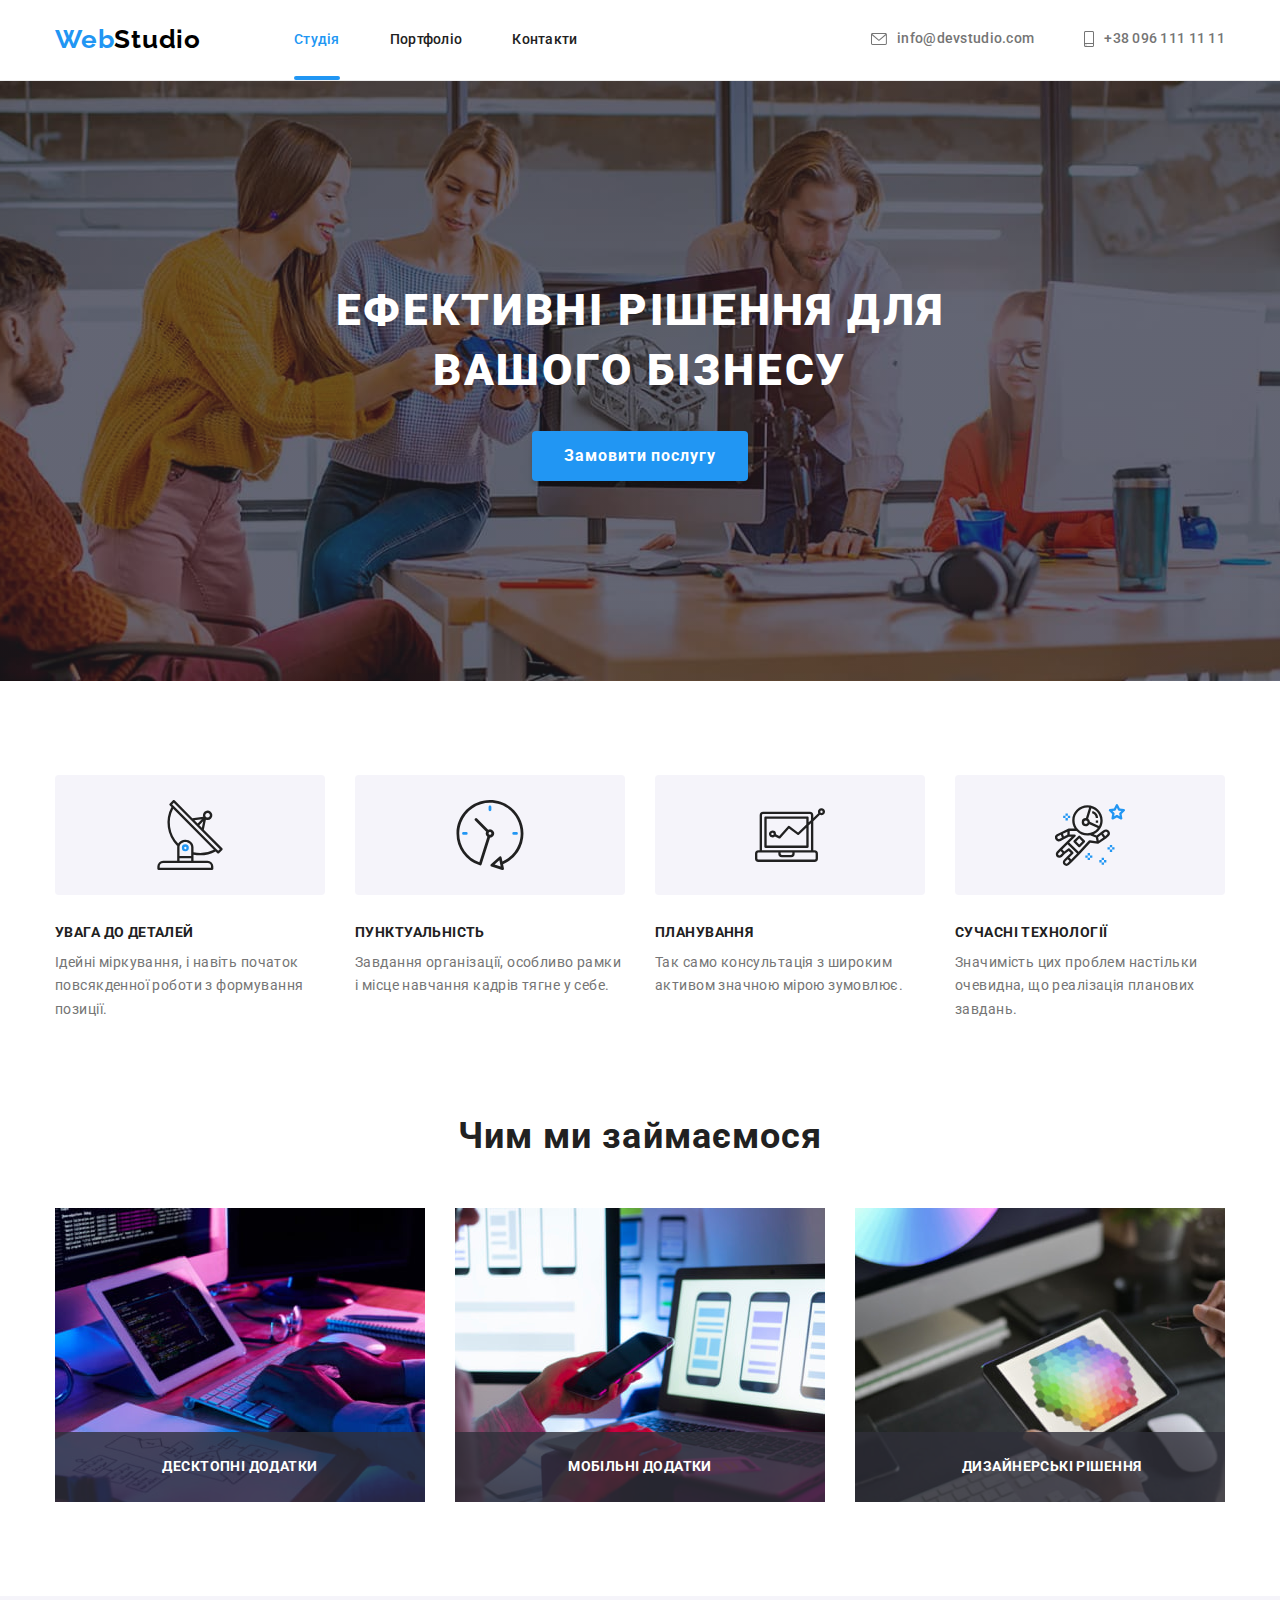
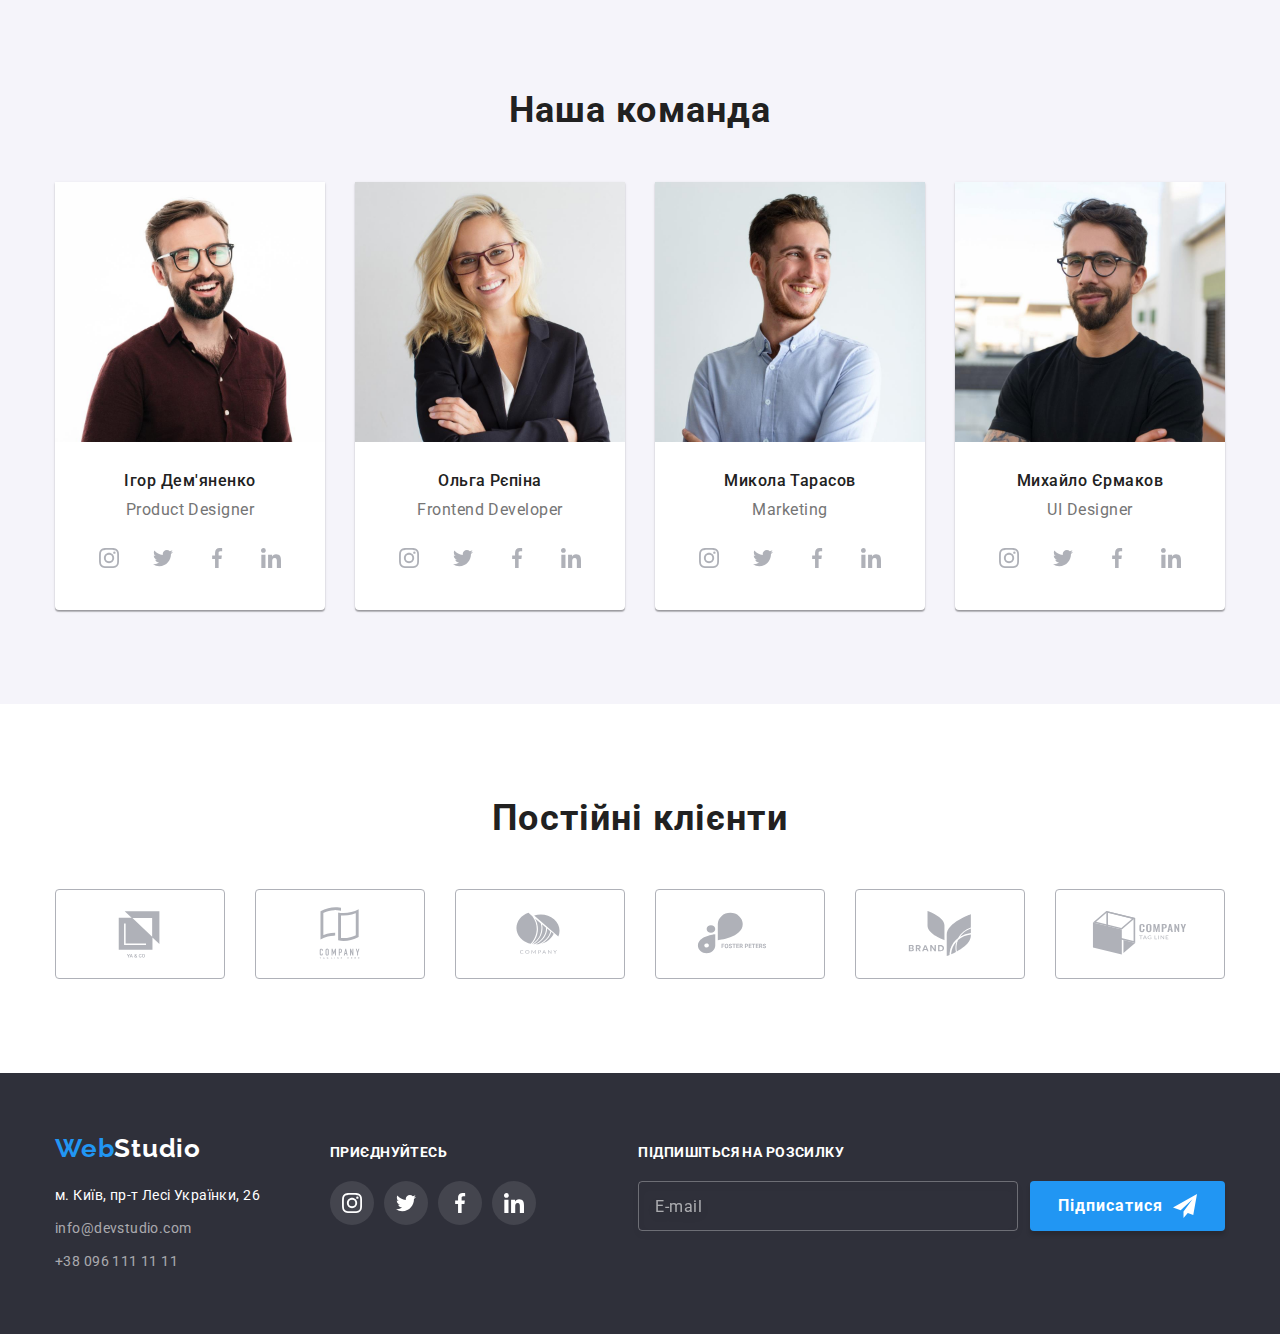
<file: index.html>
<!DOCTYPE html>
<html lang="uk">
  <head>
    <meta charset="UTF-8" />
    <meta http-equiv="X-UA-Compatible" content="IE=edge" />
    <meta name="viewport" content="width=device-width, initial-scale=1.0" />
    <title>WebStudio</title>
    <link rel="preconnect" href="https://fonts.googleapis.com" />
    <link rel="preconnect" href="https://fonts.gstatic.com" crossorigin />
    <link
      href="https://fonts.googleapis.com/css2?family=Raleway:wght@700&family=Roboto:wght@400;500;700;900&display=swap"
      rel="stylesheet"
    />
    <link
      rel="stylesheet"
      href="https://cdnjs.cloudflare.com/ajax/libs/modern-normalize/1.1.0/modern-normalize.min.css"
    />
    <!-- <link rel="stylesheet" href="./css/styles.css" /> -->
    <link rel="stylesheet" href="./css/main.min.css" />
  </head>

  <body>
    <header class="header">
      <div class="container header__container">
        <a class="logo logo__assistant link" href="./index.html"
          >Web<span class="logo__accent">Studio</span></a
        >

        <nav class="navigation">
          <ul class="navigation__list list">
            <li class="navigation__item">
              <a class="current link" href="./index.html">Студія</a>
            </li>
            <li class="navigation__item">
              <a class="navigation__link link" href="./portfolio.html">Портфоліо</a>
            </li>
            <li class="navigation__item">
              <a class="navigation__link link" href="#">Контакти</a>
            </li>
          </ul>
        </nav>

        <div class="connect connect__assistent">
          <ul class="contact__list list">
            <li class="connect__item">
              <a class="mail link" href="mailto:info@devstudio.com"
                ><svg class="mail__icon" width="16px" height="12px">
                  <use href="./img/icons.svg#icon-mail"></use>
                </svg>
                info@devstudio.com</a
              >
            </li>

            <li class="connect__item">
              <a class="tel link" href="tel:+380961111111">
                <svg class="tel__icon" width="10px" height="16px">
                  <use href="./img/icons.svg#icon-tel"></use>
                </svg>
                +38 096 111 11 11</a
              >
            </li>
          </ul>
        </div>
      </div>
    </header>

    <main>
      <section class="hero">
        <div class="container hero__container">
          <h1 class="hero__title">
            Ефективні рішення для<br />
            вашого бізнесу
          </h1>
          <button class="hero__btn" type="button" data-modal-open>Замовити послугу</button>
        </div>
      </section>

      <section class="skills">
        <div class="container">
          <!--це тимчасовий заголовок-->
          <h2 class="visually-hidden">Skills</h2>

          <ul class="skills__list list">
            <li class="skills__item icon-antenna">
              <h3 class="title">Увага до деталей</h3>
              <p class="skills__text">
                Ідейні міркування, і навіть початок повсякденної роботи з формування позиції.
              </p>
            </li>

            <li class="skills__item icon-clock">
              <h3 class="title">Пунктуальність</h3>
              <p class="skills__text">
                Завдання організації, особливо рамки і місце навчання кадрів тягне у себе.
              </p>
            </li>

            <li class="skills__item icon-vector">
              <h3 class="title">Планування</h3>
              <p class="skills__text">
                Так само консультація з широким активом значною мірою зумовлює.
              </p>
            </li>

            <li class="skills__item icon-astronaut">
              <h3 class="title">Сучасні технології</h3>
              <p class="skills__text">
                Значимість цих проблем настільки очевидна, що реалізація планових завдань.
              </p>
            </li>
          </ul>
        </div>
      </section>

      <section class="hard-skills">
        <div class="container">
          <h2 class="title">Чим ми займаємося</h2>
          <ul class="hard-skills__list list">
            <li class="hard-skills__item hard-skills__thumb">
              <img
                class="hard-skills__img"
                src="./img/img2.jpg"
                alt="дизайн"
                width="370"
                height="294"
              />
              <p class="label">десктопні додатки</p>
            </li>

            <li class="hard-skills__item hard-skills__thumb">
              <img
                class="hard-skills__img"
                src="./img/img1.jpg"
                alt="програмування"
                width="370"
                height="294"
              />
              <p class="label">мобільні додатки</p>
            </li>
            <li class="hard-skills__item hard-skills__thumb">
              <img
                class="hard-skills__img"
                src="./img/img3.jpg"
                alt="колір"
                width="370"
                height="294"
              />
              <p class="label">дизайнерські рішення</p>
            </li>
          </ul>
        </div>
      </section>

      <section class="team">
        <div class="container">
          <h2 class="section-title">Наша команда</h2>
          <ul class="team-list list">
            <li class="team-item">
              <img
                class="team-img"
                src="./img/img4.jpg"
                alt="спеціалісти"
                width="270"
                height="260"
              />
              <div class="card-content">
                <h3 class="title">Ігор Дем'яненко</h3>
                <p class="team-text">Product Designer</p>
                <ul class="team-soc-list list">
                  <li class="team-soc-item">
                    <a
                      href=""
                      target="_blank"
                      rel="noopener noreferrer nofollow"
                      class="team-soc-link link"
                    >
                      <svg class="team-soc-icon" width="20" height="20">
                        <use href="./img/icons.svg#icon-instagram"></use>
                      </svg>
                    </a>
                  </li>

                  <li class="team-soc-item">
                    <a
                      href=""
                      target="_blank"
                      rel="noopener noreferrer nofollow"
                      class="team-soc-link link"
                    >
                      <svg class="team-soc-icon" width="20" height="20">
                        <use href="./img/icons.svg#icon-twitter"></use>
                      </svg>
                    </a>
                  </li>

                  <li class="team-soc-item">
                    <a
                      href=""
                      target="_blank"
                      rel="noopener noreferrer nofollow"
                      class="team-soc-link link"
                    >
                      <svg class="team-soc-icon" width="20" height="20">
                        <use href="./img/icons.svg#icon-facebook"></use>
                      </svg>
                    </a>
                  </li>

                  <li class="team-soc-item">
                    <a
                      href=""
                      target="_blank"
                      rel="noopener noreferrer nofollow"
                      class="team-soc-link link"
                    >
                      <svg class="team-soc-icon" width="20" height="20">
                        <use href="./img/icons.svg#icon-linkedin"></use>
                      </svg>
                    </a>
                  </li>
                </ul>
              </div>
            </li>

            <li class="team-item">
              <img
                class="team-img"
                src="./img/img5.jpg"
                alt="спеціалісти"
                width="270"
                height="260"
              />
              <div class="card-content">
                <h3 class="title">Ольга Рєпіна</h3>
                <p class="team-text">Frontend Developer</p>
                <ul class="team-soc-list list">
                  <li class="team-soc-item">
                    <a
                      href=""
                      target="_blank"
                      rel="noopener noreferrer nofollow"
                      class="team-soc-link link"
                    >
                      <svg class="team-soc-icon" width="20" height="20">
                        <use href="./img/icons.svg#icon-instagram"></use>
                      </svg>
                    </a>
                  </li>
                  <li class="team-soc-item">
                    <a
                      href=""
                      target="_blank"
                      rel="noopener noreferrer nofollow"
                      class="team-soc-link link"
                    >
                      <svg class="team-soc-icon" width="20" height="20">
                        <use href="./img/icons.svg#icon-twitter"></use>
                      </svg>
                    </a>
                  </li>
                  <li class="team-soc-item">
                    <a
                      href=""
                      target="_blank"
                      rel="noopener noreferrer nofollow"
                      class="team-soc-link link"
                    >
                      <svg class="team-soc-icon" width="20" height="20">
                        <use href="./img/icons.svg#icon-facebook"></use>
                      </svg>
                    </a>
                  </li>
                  <li class="team-soc-item">
                    <a
                      href=""
                      target="_blank"
                      rel="noopener noreferrer nofollow"
                      class="team-soc-link link"
                    >
                      <svg class="team-soc-icon" width="20" height="20">
                        <use href="./img/icons.svg#icon-linkedin"></use>
                      </svg>
                    </a>
                  </li>
                </ul>
              </div>
            </li>
            <li class="team-item">
              <img
                class="team-img"
                src="./img/img6.jpg"
                alt="спеціалісти"
                width="270"
                height="260"
              />
              <div class="card-content">
                <h3 class="title">Микола Тарасов</h3>
                <p class="team-text">Marketing</p>
                <ul class="team-soc-list list">
                  <li class="team-soc-item">
                    <a
                      href=""
                      target="_blank"
                      rel="noopener noreferrer nofollow"
                      class="team-soc-link link"
                    >
                      <svg class="team-soc-icon" width="20" height="20">
                        <use href="./img/icons.svg#icon-instagram"></use>
                      </svg>
                    </a>
                  </li>
                  <li class="team-soc-item">
                    <a
                      href=""
                      target="_blank"
                      rel="noopener noreferrer nofollow"
                      class="team-soc-link link"
                    >
                      <svg class="team-soc-icon" width="20" height="20">
                        <use href="./img/icons.svg#icon-twitter"></use>
                      </svg>
                    </a>
                  </li>
                  <li class="team-soc-item">
                    <a
                      href=""
                      target="_blank"
                      rel="noopener noreferrer nofollow"
                      class="team-soc-link link"
                    >
                      <svg class="team-soc-icon" width="20" height="20">
                        <use href="./img/icons.svg#icon-facebook"></use>
                      </svg>
                    </a>
                  </li>
                  <li class="team-soc-item">
                    <a
                      href=""
                      target="_blank"
                      rel="noopener noreferrer nofollow"
                      class="team-soc-link link"
                    >
                      <svg class="team-soc-icon" width="20" height="20">
                        <use href="./img/icons.svg#icon-linkedin"></use>
                      </svg>
                    </a>
                  </li>
                </ul>
              </div>
            </li>
            <li class="team-item">
              <img
                class="team-img"
                src="./img/img7.jpg"
                alt="спеціалісти"
                width="270"
                height="260"
              />
              <div class="card-content">
                <h3 class="title">Михайло Єрмаков</h3>
                <p class="team-text">UI Designer</p>
                <ul class="team-soc-list list">
                  <li class="team-soc-item">
                    <a
                      href=""
                      target="_blank"
                      rel="noopener noreferrer nofollow"
                      class="team-soc-link link"
                    >
                      <svg class="team-soc-icon" width="20" height="20">
                        <use href="./img/icons.svg#icon-instagram"></use>
                      </svg>
                    </a>
                  </li>
                  <li class="team-soc-item">
                    <a
                      href=""
                      target="_blank"
                      rel="noopener noreferrer nofollow"
                      class="team-soc-link link"
                    >
                      <svg class="team-soc-icon" width="20" height="20">
                        <use href="./img/icons.svg#icon-twitter"></use>
                      </svg>
                    </a>
                  </li>
                  <li class="team-soc-item">
                    <a
                      href=""
                      target="_blank"
                      rel="noopener noreferrer nofollow"
                      class="team-soc-link link"
                    >
                      <svg class="team-soc-icon" width="20" height="20">
                        <use href="./img/icons.svg#icon-facebook"></use>
                      </svg>
                    </a>
                  </li>
                  <li class="team-soc-item">
                    <a
                      href=""
                      target="_blank"
                      rel="noopener noreferrer nofollow"
                      class="team-soc-link link"
                    >
                      <svg class="team-soc-icon" width="20" height="20">
                        <use href="./img/icons.svg#icon-linkedin"></use>
                      </svg>
                    </a>
                  </li>
                </ul>
              </div>
            </li>
          </ul>
        </div>
      </section>

      <section class="customers">
        <div class="container">
          <h2 class="customers-title">Постійні клієнти</h2>

          <ul class="customers-list list">
            <li class="customers-item">
              <a href="" class="customers-link link company1"
                ><svg class="customers-icon" width="106px" height="60px">
                  <use href="./img/icons.svg#icon-company1"></use>
                </svg>
              </a>
            </li>
            <li class="customers-item">
              <a href="" class="customers-link link company2"
                ><svg class="customers-icon" width="106px" height="60px">
                  <use href="./img/icons.svg#icon-company2"></use>
                </svg>
              </a>
            </li>
            <li class="customers-item">
              <a href="" class="customers-link link company3"
                ><svg class="customers-icon" width="106px" height="60px">
                  <use href="./img/icons.svg#icon-company3"></use>
                </svg>
              </a>
            </li>
            <li class="customers-item">
              <a href="" class="customers-link link company4"
                ><svg class="customers-icon" width="106px" height="60px">
                  <use href="./img/icons.svg#icon-company4"></use>
                </svg>
              </a>
            </li>
            <li class="customers-item">
              <a href="" class="customers-link link company5"
                ><svg class="customers-icon" width="106px" height="60px">
                  <use href="./img/icons.svg#icon-company5"></use>
                </svg>
              </a>
            </li>
            <li class="customers-item">
              <a href="" class="customers-link link company6"
                ><svg class="customers-icon" width="106px" height="60px">
                  <use href="./img/icons.svg#icon-company6"></use>
                </svg>
              </a>
            </li>
          </ul>
        </div>
      </section>
    </main>

    <footer class="footer">
      <div class="container">
        <div class="footer-wrap">
          <div class="left-colum-footer">
            <div class="footer-logo-container">
              <a class="footer-logo link logo" href="./index.html"
                >Web<span class="footer-accent logo">Studio</span></a
              >
            </div>

            <address class="footer-address address">
              <ul class="footer-list list">
                <li class="footer-item">
                  <a
                    class="footer-address-link link"
                    href="https://goo.gl/maps/2cS7J5UMyUZvYSdT6"
                    target="_blank"
                    rel="noopener noreferrer nofollow"
                    >м. Київ, пр-т Лесі Українки, 26</a
                  >
                </li>
                <li class="footer-item">
                  <a class="footer-mail link" href="mailto:info@devstudio.com"
                    >info@devstudio.com</a
                  >
                </li>
                <li class="footer-item">
                  <a class="footer-tel link" href="tel:+380961111111">+38 096 111 11 11</a>
                </li>
              </ul>
            </address>
          </div>

          <div class="right-colum-footer">
            <p class="footer-text">приєднуйтесь</p>
            <ul class="footer-soc-list list">
              <li class="footer-soc-item">
                <a
                  href=""
                  target="_blank"
                  rel="noopener noreferre nofollow"
                  class="footer-soc-link link"
                  ><svg class="footer-soc-icon" width="20" height="20">
                    <use href="./img/icons.svg#icon-instagram"></use>
                  </svg>
                </a>
              </li>

              <li class="footer-soc-item">
                <a
                  href=""
                  target="_blank"
                  rel="noopener noreferre nofollow"
                  class="footer-soc-link link"
                >
                  <svg class="footer-soc-icon" width="20" height="20">
                    <use href="./img/icons.svg#icon-twitter"></use>
                  </svg>
                </a>
              </li>

              <li class="footer-soc-item">
                <a
                  href=""
                  target="_blank"
                  rel="noopener noreferre nofollow"
                  class="footer-soc-link link"
                >
                  <svg class="footer-soc-icon" width="20" height="20">
                    <use href="./img/icons.svg#icon-facebook"></use>
                  </svg>
                </a>
              </li>

              <li class="footer-soc-item">
                <a
                  href=""
                  target="_blank"
                  rel="noopener noreferre nofollow"
                  class="footer-soc-link link"
                >
                  <svg class="footer-soc-icon" width="20" height="20">
                    <use href="./img/icons.svg#icon-linkedin"></use>
                  </svg>
                </a>
              </li>
            </ul>
          </div>

          <div class="form-colum-footer">
            <form class="footer-form">
              <label for="mail" class="footer-label"> Підпишіться на розсилку </label>
              <div class="footer-field">
                <input
                  type="email"
                  name="mail"
                  id="mail"
                  placeholder="E-mail"
                  class="footer-input"
                />
                <button type="submit" class="footer-btn">
                  Підписатися
                  <svg class="send-icon" width="24" height="24">
                    <use href="./img/icons.svg#icon-send"></use>
                  </svg>
                </button>
              </div>
            </form>
          </div>
        </div>
      </div>
    </footer>

    <div class="backdrop is-hidden" data-modal>
      <div class="modal">
        <button type="button" class="modal-close" data-modal-close>
          <svg class="modal-close-icon" width="18px" height="18px">
            <use href="./img/icons.svg#icon-modal-close"></use>
          </svg>
        </button>

        <p class="modal-title">Залиште свої дані, ми вам передзвонимо</p>

        <form class="modal-form">
          <div class="modal-field">
            <label for="name" class="modal-label">Ім'я</label>
            <div class="input-wrap">
              <input type="text" name="name" id="name" class="modal-input" />
              <svg class="modal-input-icon" width="18" height="18">
                <use href="./img/icons.svg#icon-person"></use>
              </svg>
            </div>
          </div>

          <div class="modal-field">
            <label for="tel" class="modal-label">Телефон</label>
            <div class="input-wrap">
              <input type="tel" name="tel" id="tel" class="modal-input" />
              <svg class="modal-input-icon" width="18" height="18">
                <use href="./img/icons.svg#icon-phone"></use>
              </svg>
            </div>
          </div>

          <div class="modal-field">
            <label for="mail" class="modal-label">Пошта</label>
            <div class="input-wrap">
              <input type="email" name="mail" id="mail" class="modal-input" />
              <svg class="modal-input-icon" width="18" height="18">
                <use href="./img/icons.svg#icon-email"></use>
              </svg>
            </div>
          </div>

          <div class="modal-field">
            <label for="comment" class="modal-label">Коментар</label>
            <textarea
              name="comment"
              id="comment"
              class="comment-area"
              placeholder="Введіть текст"
            ></textarea>
          </div>

          <div class="modal-field modal-field-check">
            <input
              type="checkbox"
              name="privacy"
              id="privacy"
              class="input-check visually-hidden"
            />
            <label for="privacy" class="check-text"
              ><span
                ><svg class="check-icon" width="16" height="15">
                  <use href="./img/icons.svg#icon-check"></use>
                </svg> </span
              >Погоджуюся з розсилкою та приймаю
              <a href="#" class="check-link">Умови договору </a>
            </label>
          </div>
          <button type="submit" class="modal-btn">Відправити</button>
        </form>
      </div>
    </div>
    <script src="./js/modal.js"></script>
  </body>
</html>
</file>
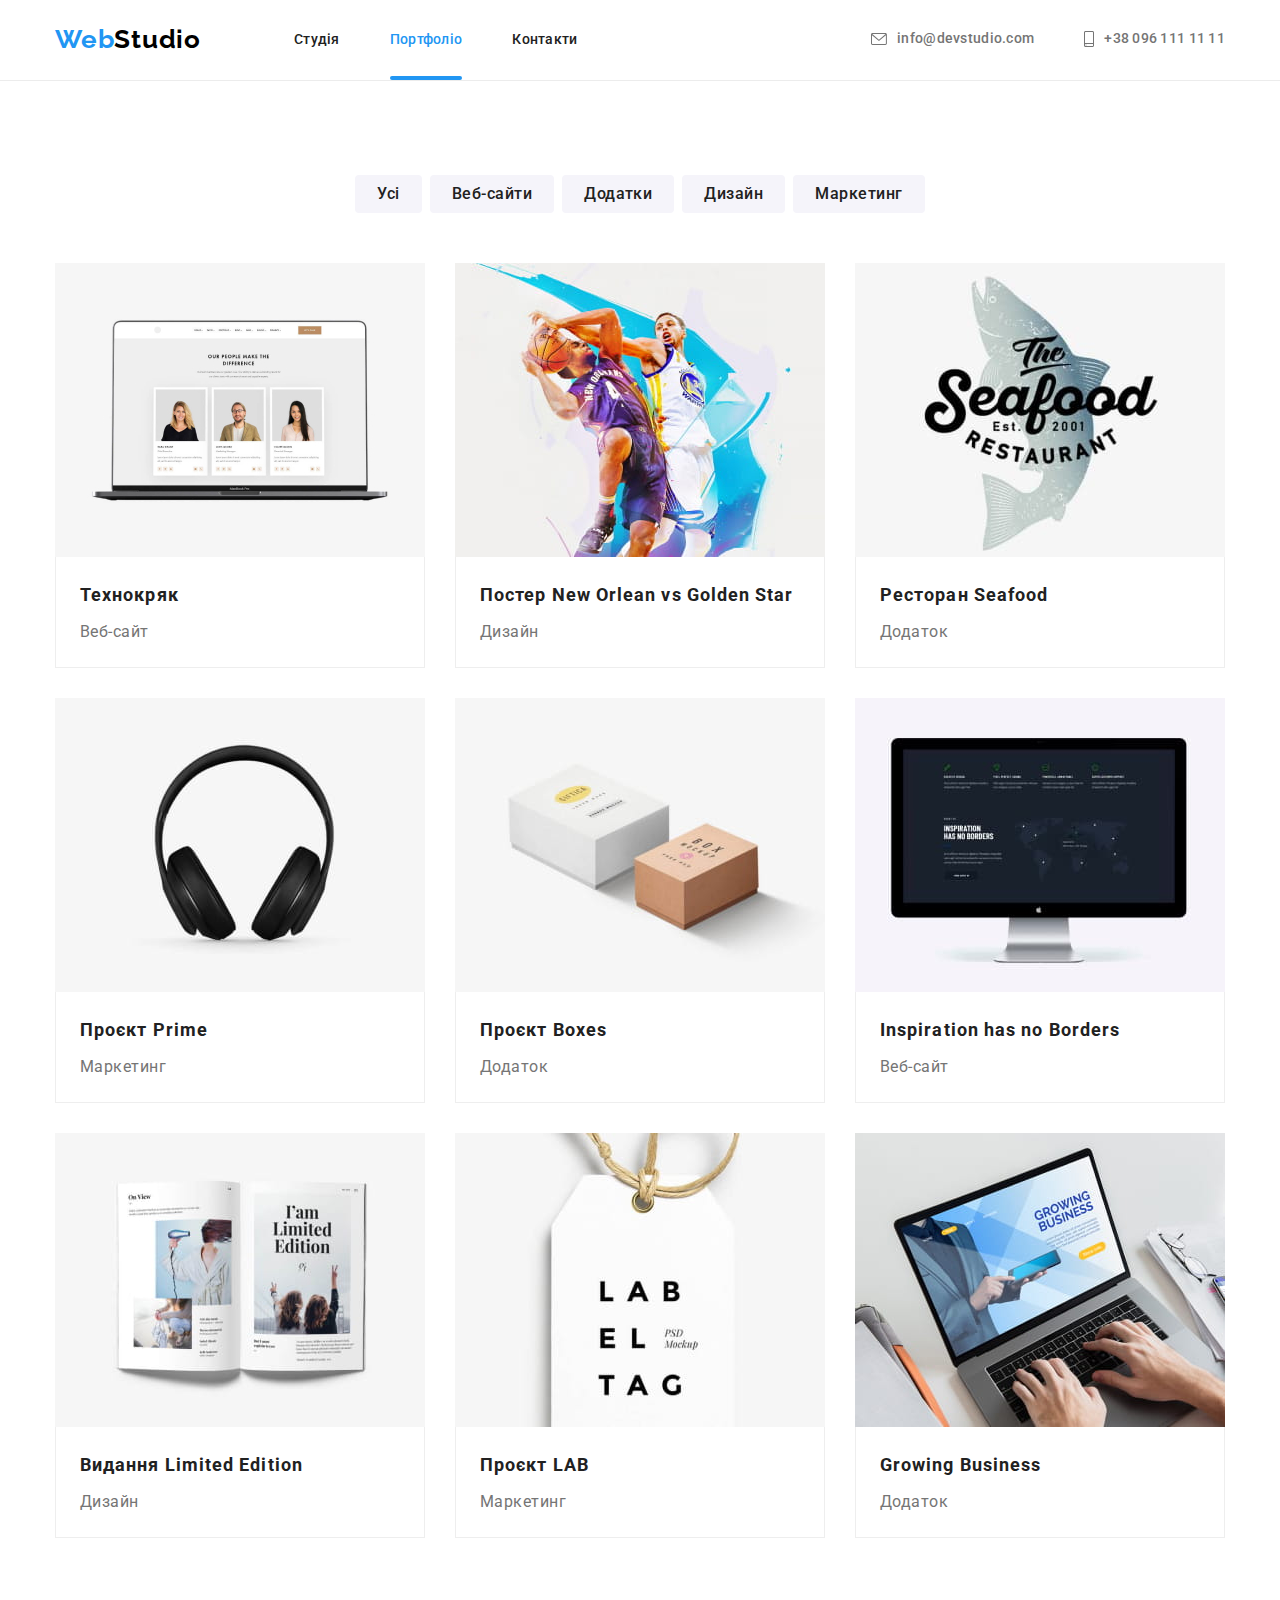
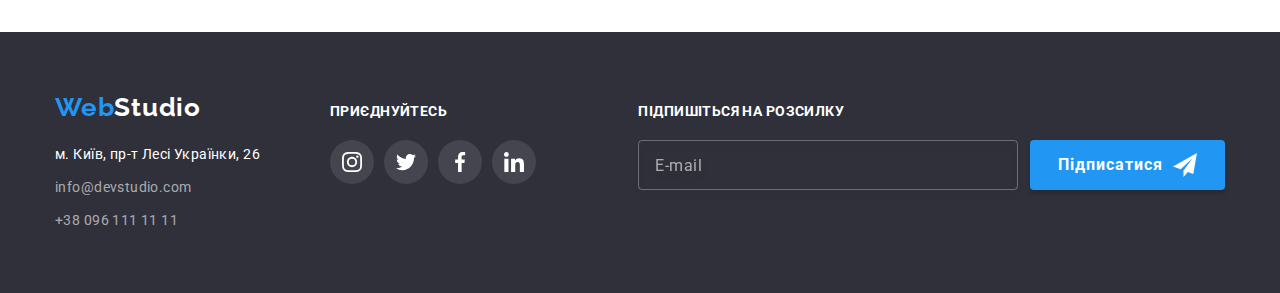
<file: portfolio.html>
<!DOCTYPE html>
<html lang="uk">
  <head>
    <meta charset="UTF-8" />
    <meta http-equiv="X-UA-Compatible" content="IE=edge" />
    <meta name="viewport" content="width=device-width, initial-scale=1.0" />
    <title>WebStudio</title>
    <link rel="preconnect" href="https://fonts.googleapis.com" />
    <link rel="preconnect" href="https://fonts.gstatic.com" crossorigin />
    <link
      href="https://fonts.googleapis.com/css2?family=Raleway:wght@700&family=Roboto:wght@400;500;700;900&display=swap"
      rel="stylesheet"
    />
    <link
      rel="stylesheet"
      href="https://cdnjs.cloudflare.com/ajax/libs/modern-normalize/1.1.0/modern-normalize.min.css"
    />
    <!-- <link rel="stylesheet" href="./css/styles.css" /> -->
    <link rel="stylesheet" href="./css/main.min.css" />
  </head>

  <body>
    <header class="header">
      <div class="container header__container">
        <a class="logo logo__assistant link" href="./index.html"
          >Web<span class="logo__accent">Studio</span></a
        >

        <nav class="navigation">
          <ul class="navigation__list list">
            <li class="navigation__item">
              <a class="navigation__link link" href="./index.html">Студія</a>
            </li>
            <li class="navigation__item">
              <a class="current link" href="./portfolio.html">Портфоліо</a>
            </li>
            <li class="navigation__item">
              <a class="navigation__link link" href="#">Контакти</a>
            </li>
          </ul>
        </nav>

        <div class="connect connect__assistent">
          <ul class="contact__list list">
            <li class="connect__item">
              <a class="mail link" href="mailto:info@devstudio.com"
                ><svg class="mail__icon" width="16px" height="12px">
                  <use href="./img/icons.svg#icon-mail"></use>
                </svg>
                info@devstudio.com</a
              >
            </li>

            <li class="connect__item">
              <a class="tel link" href="tel:+380961111111">
                <svg class="tel__icon" width="10px" height="16px">
                  <use href="./img/icons.svg#icon-tel"></use>
                </svg>
                +38 096 111 11 11</a
              >
            </li>
          </ul>
        </div>
      </div>
    </header>

    <main>
      <section class="portfolio-hero">
        <h1 class="visually-hidden">Портфоліо</h1>
        <div class="container">
          <ul class="hero-list list">
            <li class="hero-item">
              <button class="portfolio-btn" type="button">Усі</button>
            </li>
            <li class="hero-item">
              <button class="portfolio-btn" type="button">Веб-сайти</button>
            </li>
            <li class="hero-item">
              <button class="portfolio-btn" type="button">Додатки</button>
            </li>
            <li class="hero-item">
              <button class="portfolio-btn" type="button">Дизайн</button>
            </li>
            <li class="hero-item">
              <button class="portfolio-btn" type="button">Маркетинг</button>
            </li>
          </ul>

          <ul class="img-list list">
            <li class="portfolio-item">
              <a class="portfolio-link link" href="">
                <div class="portfolio-top-wrap">
                  <img
                    class="portfolio-img"
                    src="./img/portfolio.1.jpg"
                    alt="Веб-сайт на ноутбуці"
                    width="370"
                  />
                  <p class="portfolio-top-text">
                    Ресурс пропонує комплексні пропозиції з різним рівнем функціоналу та сервісів.
                    Все це дозволить відвідувачу отримати вичерпні відомості про компанію чи
                    приватну особу.
                  </p>
                </div>

                <div class="card-content">
                  <h2 class="title">Технокряк</h2>
                  <p class="text">Веб-сайт</p>
                </div>
              </a>
            </li>

            <li class="portfolio-item">
              <a class="portfolio-link link" href="">
                <div class="portfolio-top-wrap">
                  <img
                    class="portfolio-img"
                    src="./img/portfolio.2.jpg"
                    alt="баскетбольний постер"
                    width="370"
                  />
                  <p class="portfolio-top-text">
                    Ресурс пропонує комплексні пропозиції з різним рівнем функціоналу та сервісів.
                    Все це дозволить відвідувачу отримати вичерпні відомості про компанію чи
                    приватну особу.
                  </p>
                </div>
                <div class="card-content">
                  <h2 class="title">Постер New Orlean vs Golden Star</h2>
                  <p class="text">Дизайн</p>
                </div>
              </a>
            </li>

            <li class="portfolio-item">
              <a class="portfolio-link link" href="">
                <div class="portfolio-top-wrap">
                  <img
                    class="portfolio-img"
                    src="./img/portfolio.3.jpg"
                    alt="ресторан морепродуктів"
                    width="370"
                  />
                  <p class="portfolio-top-text">
                    Ресурс пропонує комплексні пропозиції з різним рівнем функціоналу та сервісів.
                    Все це дозволить відвідувачу отримати вичерпні відомості про компанію чи
                    приватну особу.
                  </p>
                </div>
                <div class="card-content">
                  <h2 class="title">Ресторан Seafood</h2>
                  <p class="text">Додаток</p>
                </div>
              </a>
            </li>

            <li class="portfolio-item">
              <a class="portfolio-link link" href="">
                <div class="portfolio-top-wrap">
                  <img
                    class="portfolio-img"
                    src="./img/portfolio.4.jpg"
                    alt="навушники"
                    width="370"
                  />
                  <p class="portfolio-top-text">
                    Ресурс пропонує комплексні пропозиції з різним рівнем функціоналу та сервісів.
                    Все це дозволить відвідувачу отримати вичерпні відомості про компанію чи
                    приватну особу.
                  </p>
                </div>
                <div class="card-content">
                  <h2 class="title">Проєкт Prime</h2>
                  <p class="text">Маркетинг</p>
                </div>
              </a>
            </li>

            <li class="portfolio-item">
              <a class="portfolio-link link" href="">
                <div class="portfolio-top-wrap">
                  <img
                    class="portfolio-img"
                    src="./img/portfolio.5.jpg"
                    alt="коробки"
                    width="370"
                  />
                  <p class="portfolio-top-text">
                    Ресурс пропонує комплексні пропозиції з різним рівнем функціоналу та сервісів.
                    Все це дозволить відвідувачу отримати вичерпні відомості про компанію чи
                    приватну особу.
                  </p>
                </div>
                <div class="card-content">
                  <h2 class="title">Проєкт Boxes</h2>
                  <p class="text">Додаток</p>
                </div>
              </a>
            </li>

            <li class="portfolio-item">
              <a class="portfolio-link link" href="">
                <div class="portfolio-top-wrap">
                  <img
                    class="portfolio-img"
                    src="./img/portfolio.6.jpg"
                    alt="веб-сайт на моніторі"
                    width="370"
                  />
                  <p class="portfolio-top-text">
                    Ресурс пропонує комплексні пропозиції з різним рівнем функціоналу та сервісів.
                    Все це дозволить відвідувачу отримати вичерпні відомості про компанію чи
                    приватну особу.
                  </p>
                </div>
                <div class="card-content">
                  <h2 class="title">Inspiration has no Borders</h2>
                  <p class="text">Веб-сайт</p>
                </div>
              </a>
            </li>

            <li class="portfolio-item">
              <a class="portfolio-link link" href="">
                <div class="portfolio-top-wrap">
                  <img class="portfolio-img" src="./img/portfolio.7.jpg" alt="журнал" width="370" />
                  <p class="portfolio-top-text">
                    Ресурс пропонує комплексні пропозиції з різним рівнем функціоналу та сервісів.
                    Все це дозволить відвідувачу отримати вичерпні відомості про компанію чи
                    приватну особу.
                  </p>
                </div>
                <div class="card-content">
                  <h2 class="title">Видання Limited Edition</h2>
                  <p class="text">Дизайн</p>
                </div>
              </a>
            </li>

            <li class="portfolio-item">
              <a class="portfolio-link link" href="">
                <div class="portfolio-top-wrap">
                  <img class="portfolio-img" src="./img/portfolio.8.jpg" alt="ярлик" width="370" />
                  <p class="portfolio-top-text">
                    Ресурс пропонує комплексні пропозиції з різним рівнем функціоналу та сервісів.
                    Все це дозволить відвідувачу отримати вичерпні відомості про компанію чи
                    приватну особу.
                  </p>
                </div>
                <div class="card-content">
                  <h2 class="title">Проєкт LAB</h2>
                  <p class="text">Маркетинг</p>
                </div>
              </a>
            </li>

            <li class="portfolio-item">
              <a class="portfolio-link link" href="">
                <div class="portfolio-top-wrap">
                  <img
                    class="portfolio-img"
                    src="./img/portfolio.9.jpg"
                    alt="додаток для бізнесу"
                    width="370"
                  />
                  <p class="portfolio-top-text">
                    Ресурс пропонує комплексні пропозиції з різним рівнем функціоналу та сервісів.
                    Все це дозволить відвідувачу отримати вичерпні відомості про компанію чи
                    приватну особу.
                  </p>
                </div>
                <div class="card-content">
                  <h2 class="title">Growing Business</h2>
                  <p class="text">Додаток</p>
                </div>
              </a>
            </li>
          </ul>
        </div>
      </section>
    </main>

    <footer class="footer">
      <div class="container">
        <div class="footer-wrap">
          <div class="left-colum-footer">
            <div class="footer-logo-container">
              <a class="footer-logo link logo" href="./index.html"
                >Web<span class="footer-accent logo">Studio</span></a
              >
            </div>

            <address class="footer-address address">
              <ul class="footer-list list">
                <li class="footer-item">
                  <a
                    class="footer-address-link link"
                    href="https://goo.gl/maps/2cS7J5UMyUZvYSdT6"
                    target="_blank"
                    rel="noopener noreferrer nofollow"
                    >м. Київ, пр-т Лесі Українки, 26</a
                  >
                </li>
                <li class="footer-item">
                  <a class="footer-mail link" href="mailto:info@devstudio.com"
                    >info@devstudio.com</a
                  >
                </li>
                <li class="footer-item">
                  <a class="footer-tel link" href="tel:+380961111111">+38 096 111 11 11</a>
                </li>
              </ul>
            </address>
          </div>

          <div class="right-colum-footer">
            <p class="footer-text">приєднуйтесь</p>
            <ul class="footer-soc-list list">
              <li class="footer-soc-item">
                <a
                  href=""
                  target="_blank"
                  rel="noopener noreferre nofollow"
                  class="footer-soc-link link"
                  ><svg class="footer-soc-icon" width="20" height="20">
                    <use href="./img/icons.svg#icon-instagram"></use>
                  </svg>
                </a>
              </li>

              <li class="footer-soc-item">
                <a
                  href=""
                  target="_blank"
                  rel="noopener noreferre nofollow"
                  class="footer-soc-link link"
                >
                  <svg class="footer-soc-icon" width="20" height="20">
                    <use href="./img/icons.svg#icon-twitter"></use>
                  </svg>
                </a>
              </li>

              <li class="footer-soc-item">
                <a
                  href=""
                  target="_blank"
                  rel="noopener noreferre nofollow"
                  class="footer-soc-link link"
                >
                  <svg class="footer-soc-icon" width="20" height="20">
                    <use href="./img/icons.svg#icon-facebook"></use>
                  </svg>
                </a>
              </li>

              <li class="footer-soc-item">
                <a
                  href=""
                  target="_blank"
                  rel="noopener noreferre nofollow"
                  class="footer-soc-link link"
                >
                  <svg class="footer-soc-icon" width="20" height="20">
                    <use href="./img/icons.svg#icon-linkedin"></use>
                  </svg>
                </a>
              </li>
            </ul>
          </div>

          <div class="form-colum-footer">
            <form class="footer-form">
              <label for="mail" class="footer-label"> Підпишіться на розсилку </label>
              <div class="footer-field">
                <input
                  type="email"
                  name="mail"
                  id="mail"
                  placeholder="E-mail"
                  class="footer-input"
                />
                <button type="submit" class="footer-btn">
                  Підписатися
                  <svg class="send-icon" width="24" height="24">
                    <use href="./img/icons.svg#icon-send"></use>
                  </svg>
                </button>
              </div>
            </form>
          </div>
        </div>
      </div>
    </footer>
  </body>
</html>
</file>
<file: css/styles.css>
/*____________HEADER____________*/

/*___________HERO___________*/

/*___________SEKTION-SKILLS__________*/

/*______________________HARD-SKILLS________________*/

/*_________________SECTION-TEAM____________*/

/* ________________SECTION-CUSTOMERS_________________ */

/*____________________FOOTER_______________*/

/*__________________PORTFOLIO__________________*/

/* ВСЯ ІНФА У СТУДІЯ-HEADER */

/*__________________PORTFOLIO-HERO__________________*/

/*__________________PORTFOLIO-FOOTER__________________*/

/* ВСЯ ІНФА У СТУДІЯ-FOOTER */
</file>
<file: css/main.min.css>
h1,h2,h3,p{margin:0}ul,ol{margin:0;padding-left:0}img{display:block;max-width:100%;height:auto}button{cursor:pointer}.address{font-style:normal}:root{--primary-text-color: #757575;--title-text-color: #212121;--accent-color: #2196f3;--primary-white-color: #ffffff}body{font-family:roboto,sans-serif;background-color:var(--primary-white-color);color:var(--primary-text-color)}textarea{resize:none}.list{list-style:none;padding:0;margin:0}.link{text-decoration:none}.visually-hidden{position:absolute;white-space:nowrap;width:1px;height:1px;overflow:hidden;border:0;padding:0;clip:rect(0 0 0 0);-webkit-clip-path:inset(50%);clip-path:inset(50%);margin:-1px}.section-title{font-weight:700;font-size:36px;line-height:1.16;text-align:center;letter-spacing:.03em;color:var(--title-text-color)}.container{width:1200px;padding-left:15px;padding-right:15px;margin:0 auto}.backdrop{width:100%;height:100%;background-color:rgba(0,0,0,.2);position:fixed;top:0;transition:opacity 250ms cubic-bezier(0.4, 0, 0.2, 1),visibility 250ms cubic-bezier(0.4, 0, 0.2, 1)}.backdrop.is-hidden{opacity:0;visibility:hidden;pointer-events:none}.no-scroll{overflow:hidden}.modal{width:528px;min-height:581px;background-color:#fff;position:absolute;top:50%;left:50%;transform:translate(-50%, -50%) scaleY(1);transition:transform 250ms cubic-bezier(0.4, 0, 0.2, 1);box-shadow:0px 1px 3px rgba(0,0,0,.12),0px 1px 1px rgba(0,0,0,.14),0px 2px 1px rgba(0,0,0,.2);border-radius:4px;padding:40px}.backdrop.is-hidden .modal{transform:translate(-50%, -50%) scaleY(0)}.modal-close{width:30px;height:30px;background-color:rgba(0,0,0,0);border:1px solid rgba(0,0,0,.1);border-radius:50%;position:absolute;top:8px;right:8px;display:flex;align-items:center;justify-content:center;cursor:pointer}.modal-close-icon{transition:fill 250ms cubic-bezier(0.4, 0, 0.2, 1)}.modal-close:hover .modal-close-icon{fill:var(--accent-color)}.modal-title{font-weight:700;font-size:20px;line-height:1.15;text-align:center;letter-spacing:.03em;color:#212121;margin-bottom:12px}.modal-input{width:100%;height:40px;border:1px solid rgba(33,33,33,.2);border-radius:4px;color:var(--title-text-color);padding-left:42px;outline:rgba(0,0,0,0);transition:border-color 250ms cubic-bezier(0.4, 0, 0.2, 1)}.modal-input:focus{border-color:var(--accent-color)}.input-wrap{position:relative}.modal-field{margin-bottom:10px}.modal-input-icon{position:absolute;left:12px;top:50%;transform:translateY(-50%);transition:fill 250ms cubic-bezier(0.4, 0, 0.2, 1)}.modal-input:focus+.modal-input-icon{fill:var(--accent-color)}.modal-label{font-weight:400;font-size:12px;line-height:1.16;letter-spacing:.01em;color:#757575}.modal-label{display:block;margin-bottom:4px}.comment-area{width:100%;height:120px;border:1px solid rgba(33,33,33,.2);border-radius:4px;font-weight:400;font-size:12px;line-height:1.16;letter-spacing:.01em;color:var(--title-text-color);padding:12px 16px;outline:rgba(0,0,0,0);transition:border-color 250ms cubic-bezier(0.4, 0, 0.2, 1)}.comment-area::-moz-placeholder{font-weight:400;font-size:12px;line-height:1.16;letter-spacing:.01em;color:rgba(117,117,117,.5)}.comment-area:-ms-input-placeholder{font-weight:400;font-size:12px;line-height:1.16;letter-spacing:.01em;color:rgba(117,117,117,.5)}.comment-area::placeholder{font-weight:400;font-size:12px;line-height:1.16;letter-spacing:.01em;color:rgba(117,117,117,.5)}.comment-area:focus{border-color:var(--accent-color)}.input-check{transition:border-color 250ms cubic-bezier(0.4, 0, 0.2, 1)}.input-check:checked{background-color:var(--accent-color);border-color:rgba(0,0,0,0);fill:#fff}.input-check:focus{border-color:var(--accent-color)}.check-text{font-weight:400;font-size:14px;line-height:1.71;letter-spacing:.03em;color:#757575;display:flex;align-items:center;justify-content:center;margin-bottom:30px}.check-text span{width:16px;height:15px;border:2px solid var(--title-text-color);border-radius:2px;margin-right:8px;display:flex;align-items:center;justify-content:center;fill:rgba(0,0,0,0)}.input-check:checked+.check-text span{background-color:var(--accent-color);border-color:rgba(0,0,0,0);fill:#fff}.input-check:focus+.check-text span{border-color:var(--accent-color)}.check-icon{display:inline-block}.check-link{display:block;margin-left:5px;color:var(--accent-color)}.modal-btn{background:#2196f3;border-radius:4px;border:none;font-family:"Roboto";font-style:normal;font-weight:700;font-size:16px;line-height:1.88;display:flex;align-items:center;text-align:center;letter-spacing:.06em;color:#fff;padding:10px 52px;margin:auto;transition:box-shadow 250ms cubic-bezier(0.4, 0, 0.2, 1)}.modal-btn:hover,.modal-btn:focus{box-shadow:0px 4px 4px rgba(0,0,0,.15)}.header{border:1px solid #ececec;border-top-width:0;border-left-width:0;border-right-width:0;padding-top:24px;padding-bottom:25px}.header__container{display:flex;align-items:center}.logo{font-family:"Raleway";font-weight:700;font-size:26px;line-height:1.19;letter-spacing:.03em;color:var(--accent-color)}.logo__assistant{margin-right:93px}.logo__accent{font-family:"Raleway";font-weight:700;font-size:26px;line-height:1.19;letter-spacing:.03em;color:#000}.navigation__list{display:flex;margin-left:auto}.navigation__item+.navigation__item{margin-left:50px}.current{font-weight:500;font-size:14px;line-height:1.14px;letter-spacing:.02em;color:var(--accent-color);padding-bottom:33px;position:relative}.current::after{content:"";display:block;width:100%;background-color:#2196f3;border-radius:2px;height:4px;position:absolute;bottom:0}.navigation__link{font-weight:500;font-size:14px;line-height:1.14;letter-spacing:.02em;color:var(--title-text-color);transition:color 200ms cubic-bezier(0.4, 0, 0.2, 1)}.navigation__link:hover,.navigation__link:focus{color:var(--accent-color)}.connect__assistent{margin-left:auto}.contact__list{display:flex}.connect__item+.connect__item{margin-left:50px}.mail{font-weight:500;font-size:14px;line-height:1.14;letter-spacing:.02em;color:var(--primary-text-color);display:flex;align-items:center;transition:color 250ms cubic-bezier(0.4, 0, 0.2, 1)}.mail:hover,.mail:focus{color:var(--accent-color)}.mail__icon{fill:#757575;margin-right:10px;transition:fill 250ms cubic-bezier(0.4, 0, 0.2, 1)}.mail:hover .mail__icon{fill:var(--accent-color)}.mail:focus .mail__icon{fill:var(--accent-color)}.tel{font-weight:500;font-size:14px;line-height:1.14;letter-spacing:.02em;color:var(--primary-text-color);display:flex;align-items:center;transition:color 250ms cubic-bezier(0.4, 0, 0.2, 1)}.tel:hover,.tel:focus{color:var(--accent-color)}.tel__icon{fill:#757575;margin-right:10px;transition:fill 250ms cubic-bezier(0.4, 0, 0.2, 1)}.tel:hover .tel__icon{fill:#2196f3}.tel:focus .tel__icon{fill:#2196f3}.hero{background:#2f303a;text-align:center;padding-bottom:200px;padding-top:200px;background-image:linear-gradient(rgba(47, 48, 58, 0.4), rgba(47, 48, 58, 0.4)),url(../img/hero-bg.jpg);background-repeat:no-repeat;background-position:center;background-size:cover}.hero__title{margin-bottom:30px;font-weight:900;font-size:44px;line-height:1.36;text-align:center;letter-spacing:.06em;text-transform:uppercase;color:var(--primary-white-color)}.hero__btn{font-family:"Roboto";font-style:normal;font-weight:700;font-size:16px;line-height:1.87;display:flex;align-items:center;text-align:center;letter-spacing:.06em;color:var(--primary-white-color);background:var(--accent-color);box-shadow:0px 4px 4px rgba(0,0,0,.15);border-radius:4px;cursor:pointer;border:0;min-width:216px;height:50px;margin:0 auto;display:block}.skills{padding-top:94px;padding-bottom:94px;background-color:var(--primary-white-color);text-align:left}.skills__list{display:flex}.skills__list .title{margin-top:0;margin-bottom:10px;font-weight:700;font-size:14px;line-height:1.14;letter-spacing:.03em;text-transform:uppercase;color:var(--title-text-color)}.skills__item{width:270px}.skills__item::before{display:block;content:"";height:120px;margin-bottom:30px;background-repeat:no-repeat;background-position:center;background-size:auto;background-color:#f5f4fa;border-radius:4px}.skills__item+.skills__item{margin-left:30px}.icon-antenna::before{background-image:url(../img/antenna.svg)}.icon-clock::before{background-image:url(../img/clock.svg)}.icon-vector::before{background-image:url(../img/vector.svg)}.icon-astronaut::before{background-image:url(../img/astronaut.svg)}.skills__text{margin-top:0;margin-bottom:0;font-size:14px;line-height:1.71;letter-spacing:.03em;color:var(--primary-text-color)}.hard-skills{padding-bottom:94px}.hard-skills .title{margin-top:0;margin-bottom:50px;font-size:36px;line-height:1.16;text-align:center;letter-spacing:.03em;color:var(--title-text-color)}.hard-skills__list{display:flex}.hard-skills__item+.hard-skills__item{margin-left:30px}.hard-skills__thumb{position:relative}.label{position:absolute;right:0;bottom:0;left:0;padding:27px 107px;font-weight:700;font-size:14px;line-height:1.14;text-align:center;letter-spacing:.03em;text-transform:uppercase;color:#fff;background:rgba(47,48,58,.8);white-space:nowrap}.team{padding-top:94px;padding-bottom:94px;background-color:#f5f4fa}.team .section-title{margin-top:0;margin-bottom:50px;font-size:36px;line-height:1.16;text-align:center;letter-spacing:.03em;color:var(--title-text-color)}.team-list{display:flex}.team-list .title{font-weight:500;font-size:16px;line-height:1.18;text-align:center;letter-spacing:.03em;color:var(--title-text-color)}.team-item{width:270px;background-color:var(--primary-white-color);box-shadow:0px 1px 3px rgba(0,0,0,.12),0px 1px 1px rgba(0,0,0,.14),0px 2px 1px rgba(0,0,0,.2);border-radius:0px 0px 4px 4px}.team-item .card-content{padding-top:30px;padding-bottom:30px}.team-item+.team-item{margin-left:30px}.team-img{margin-top:0;margin-bottom:0}.team-text{margin-top:10px;margin-bottom:16px;font-size:16px;line-height:1.18;text-align:center;letter-spacing:.03em;color:var(--primary-text-color)}.team-soc-list{display:flex;justify-content:center;gap:10px}.team-soc-item{width:44px;height:44px}.team-soc-link{width:100%;height:100%;background-color:#fff;border-radius:50%;display:flex;align-items:center;justify-content:center;transition:background-color 250ms cubic-bezier(0.4, 0, 0.2, 1)}.team-soc-link:hover,.team-soc-link:focus{background-color:var(--accent-color)}.team-soc-icon{fill:#afb1b8;transition:fill 250ms cubic-bezier(0.4, 0, 0.2, 1)}.team-soc-link:focus .team-soc-icon{fill:#fff}.team-soc-link:hover .team-soc-icon{fill:#fff}.customers{padding-top:94px;padding-bottom:94px}.customers-title{font-size:36px;line-height:1.16;text-align:center;letter-spacing:.03em;color:var(--title-text-color);margin-bottom:50px}.customers-list{display:flex;gap:30px}.customers-item{width:calc((100% - 150px)/6);height:90px}.customers-link{width:100%;height:100%;border:1px solid #afb1b8;border-radius:4px;display:flex;align-items:center;justify-content:center;transition:border 250ms cubic-bezier(0.4, 0, 0.2, 1)}.customers-link:hover,.customers-link:focus{border:1px solid var(--accent-color)}.customers-icon{fill:#afb1b8;transition:fill 250ms cubic-bezier(0.4, 0, 0.2, 1)}.customers-link:hover .customers-icon{fill:var(--accent-color)}.customers-link:focus .customers-icon{fill:var(--accent-color)}.footer{background-color:#2f303a;padding-top:60px;padding-bottom:60px}.footer .footer-wrap{position:relative}.footer .form-colum-footer{position:absolute;top:12px;right:0}.footer-wrap{display:flex;gap:70px;align-items:baseline}.footer-logo{font-family:"Raleway";font-weight:700;font-size:26px;line-height:1.19;letter-spacing:.03em;color:var(--accent-color)}.footer-accent{font-family:"Raleway";font-weight:700;font-size:26px;line-height:1.19;letter-spacing:.03em;color:var(--primary-white-color)}.footer-logo-container{margin-bottom:20px}.footer-item:not(:last-child){margin-bottom:9px}.footer-address-link{font-size:14px;line-height:1.71;letter-spacing:.03em;color:var(--primary-white-color);display:inline-block;transition:color 250ms cubic-bezier(0.4, 0, 0.2, 1)}.footer-address-link:hover,.footer-address-link:focus{color:var(--accent-color)}.footer-mail{font-size:14px;line-height:1.71;letter-spacing:.03em;color:rgba(255,255,255,.6);display:inline-block;transition:color 250ms cubic-bezier(0.4, 0, 0.2, 1)}.footer-mail:hover,.footer-mail:focus{color:var(--accent-color)}.footer-tel{font-size:14px;line-height:1.71;letter-spacing:.03em;color:rgba(255,255,255,.6);display:inline-block;transition:color 250ms cubic-bezier(0.4, 0, 0.2, 1)}.footer-tel:hover,.footer-tel:focus{color:var(--accent-color)}.footer-text{font-weight:700;font-size:14px;line-height:1.14;letter-spacing:.03em;text-transform:uppercase;color:#fff;margin-bottom:20px}.footer-soc-list{display:flex;justify-content:center;gap:10px}.footer-soc-item{width:44px;height:44px}.footer-soc-link{width:100%;height:100%;background-color:rgba(255,255,255,.1);border-radius:50%;display:flex;align-items:center;justify-content:center;transition:background-color 250ms cubic-bezier(0.4, 0, 0.2, 1)}.footer-soc-link:hover,.footer-soc-link:focus{background-color:var(--accent-color)}.footer-soc-icon{fill:#fff;transition:fill 250ms cubic-bezier(0.4, 0, 0.2, 1)}.footer-soc-link:focus .footer-soc-icon{fill:#fff}.footer-soc-link:hover .footer-soc-icon{fill:#fff}.footer-field{display:flex;align-items:center}.footer-label{font-weight:700;font-size:14px;line-height:1.14;letter-spacing:.03em;text-transform:uppercase;color:#fff;display:block;margin-bottom:20px}.footer-input{border:1px solid rgba(255,255,255,.3);filter:drop-shadow(0px 4px 4px rgba(0, 0, 0, 0.15));border-radius:4px;background-color:rgba(0,0,0,0);width:380px;height:50px;padding-left:16px;font-weight:400;font-size:16px;line-height:1.71;letter-spacing:.03em;color:var(--primary-white-color);outline:rgba(0,0,0,0);display:flex;align-items:center;transition:border-color 250ms cubic-bezier(0.4, 0, 0.2, 1)}.footer-input:focus{border-color:var(--accent-color)}.footer-input::-moz-placeholder{font-weight:400;font-size:16px;line-height:1.25;display:flex;align-items:center;letter-spacing:.03em;color:rgba(255,255,255,.6)}.footer-input:-ms-input-placeholder{font-weight:400;font-size:16px;line-height:1.25;display:flex;align-items:center;letter-spacing:.03em;color:rgba(255,255,255,.6)}.footer-input::placeholder{font-weight:400;font-size:16px;line-height:1.25;display:flex;align-items:center;letter-spacing:.03em;color:rgba(255,255,255,.6)}.footer-btn{background-color:#2196f3;box-shadow:0px 4px 4px rgba(0,0,0,.15);border-radius:4px;border:none;font-family:"Roboto";font-style:normal;font-weight:700;font-size:16px;line-height:1.88;display:flex;align-items:center;text-align:center;letter-spacing:.06em;color:#fff;padding:10px 28px;margin-left:12px}.send-icon{margin-left:10px}.portfolio-hero{padding-top:94px;padding-bottom:94px}.hero-list{display:flex;justify-content:center}.hero-item{margin-bottom:50px}.hero-item+.hero-item{margin-left:8px}.portfolio-btn{padding:6px 22px;font-family:"Roboto";font-style:normal;font-weight:500;font-size:16px;line-height:1.62;text-align:center;letter-spacing:.03em;color:var(--title-text-color);background-color:#f5f4fa;border-radius:4px;cursor:pointer;border:0;display:block;margin:0 auto;transition:background-color 200ms cubic-bezier(0.4, 0, 0.2, 1),color 200ms cubic-bezier(0.4, 0, 0.2, 1),box-shadow 200ms cubic-bezier(0.4, 0, 0.2, 1)}.portfolio-btn:hover,.portfolio-btn:focus{color:var(--primary-white-color);background-color:var(--accent-color);box-shadow:0px 3px 1px rgba(0,0,0,.1),0px 1px 2px rgba(0,0,0,.08),0px 2px 2px rgba(0,0,0,.12)}.img-list{display:flex;flex-wrap:wrap}.img-list .title{font-weight:700;font-size:18px;line-height:2;letter-spacing:.06em;color:var(--title-text-color)}.img-list .text{margin-top:4px;font-size:16px;line-height:1.88;letter-spacing:.03em;color:var(--primary-text-color)}.portfolio-item{width:370px;margin-right:30px;margin-bottom:30px}.portfolio-item:nth-child(3n){margin-right:0}.portfolio-item:nth-last-child(-n+3){margin-bottom:0}.portfolio-item .card-content{padding:20px 24px;border:1px solid #eee;border-top-width:0}.portfolio-link{display:block;transition:box-shadow 250ms cubic-bezier(0.4, 0, 0.2, 1)}.portfolio-link:hover,.portfolio-link:focus{box-shadow:0px 1px 1px rgba(0,0,0,.12),0px 4px 4px rgba(0,0,0,.06),1px 4px 6px rgba(0,0,0,.16)}.portfolio-top-wrap{position:relative;overflow:hidden}.portfolio-top-text{position:absolute;top:0;padding:63px 24px;font-size:18px;line-height:1.56;letter-spacing:.03em;color:#fff;background-color:rgba(33,150,243,.9);height:100%;transform:translateY(101%);transition:transform 250ms cubic-bezier(0.4, 0, 0.2, 1)}.portfolio-item:hover .portfolio-top-text{transform:translateY(0)}.portfolio-link:focus .portfolio-top-text{transform:translateY(0)}/*# sourceMappingURL=main.min.css.map */
</file>
